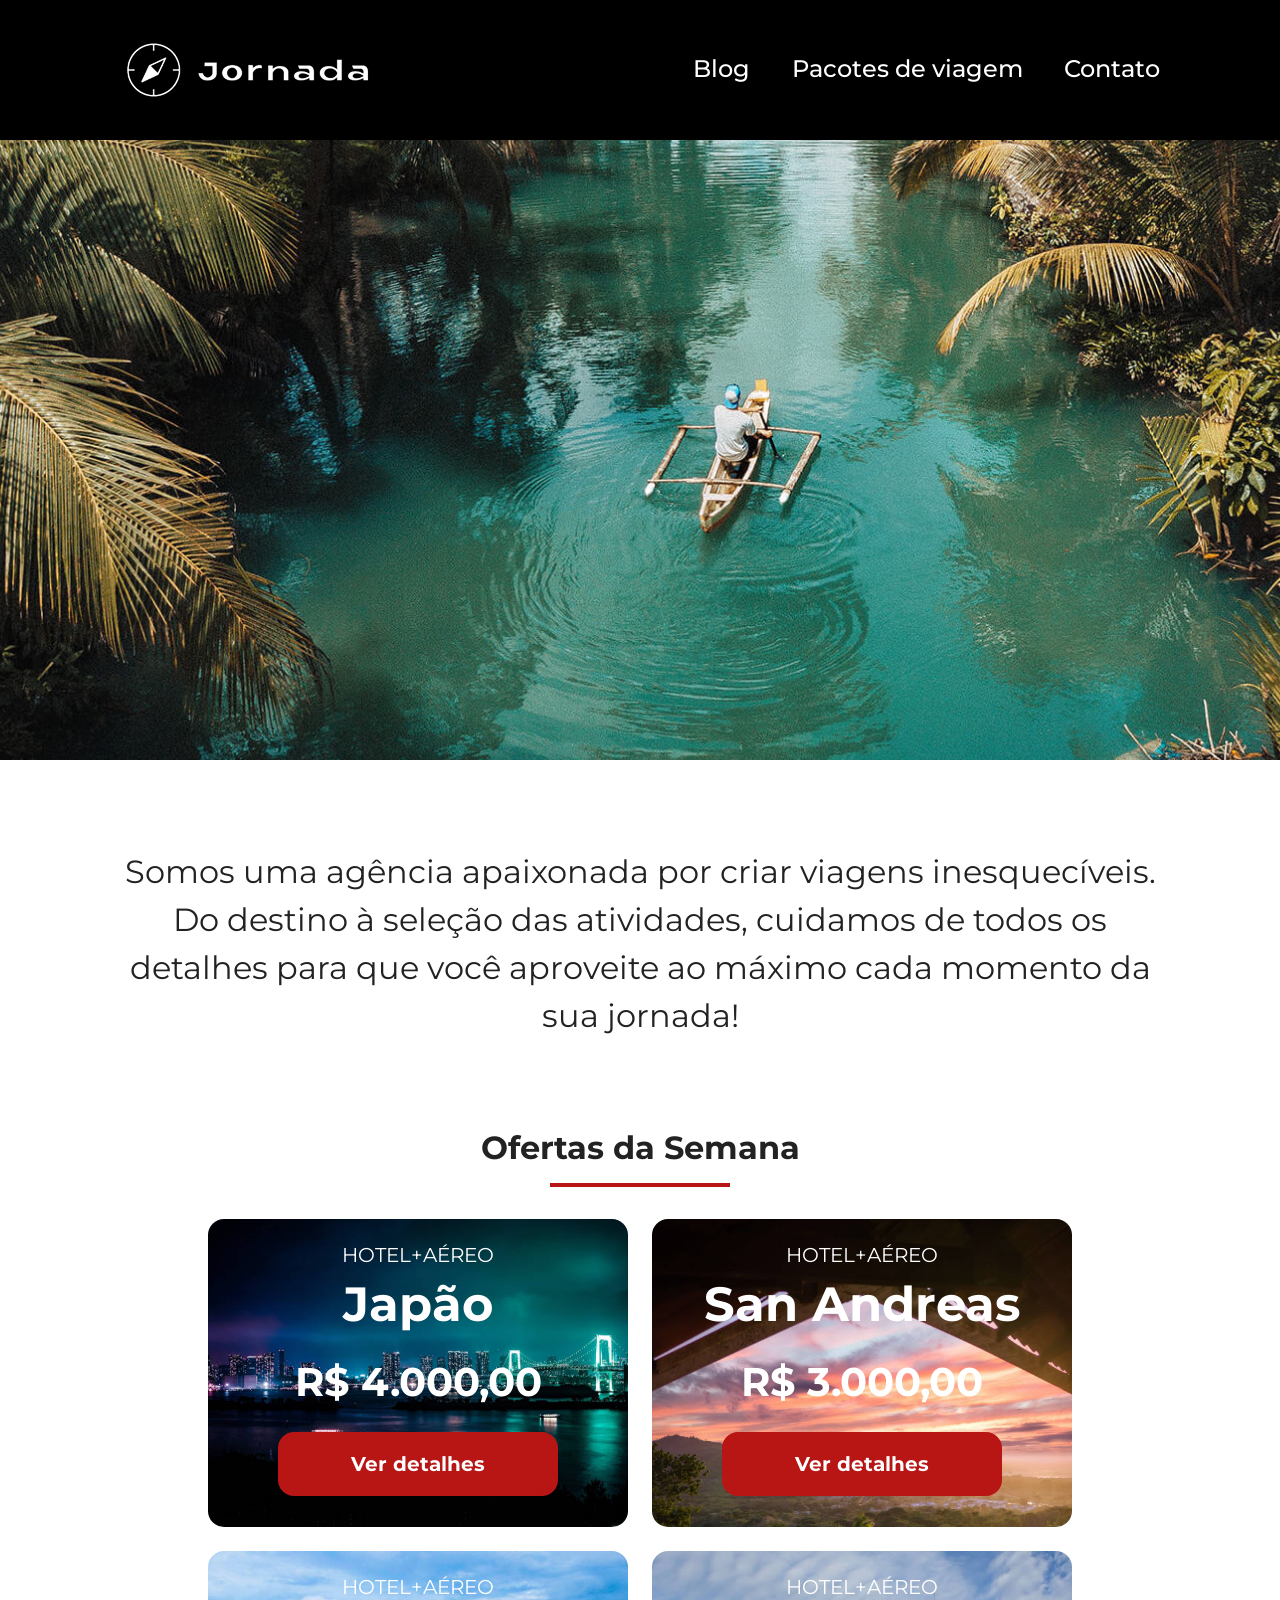
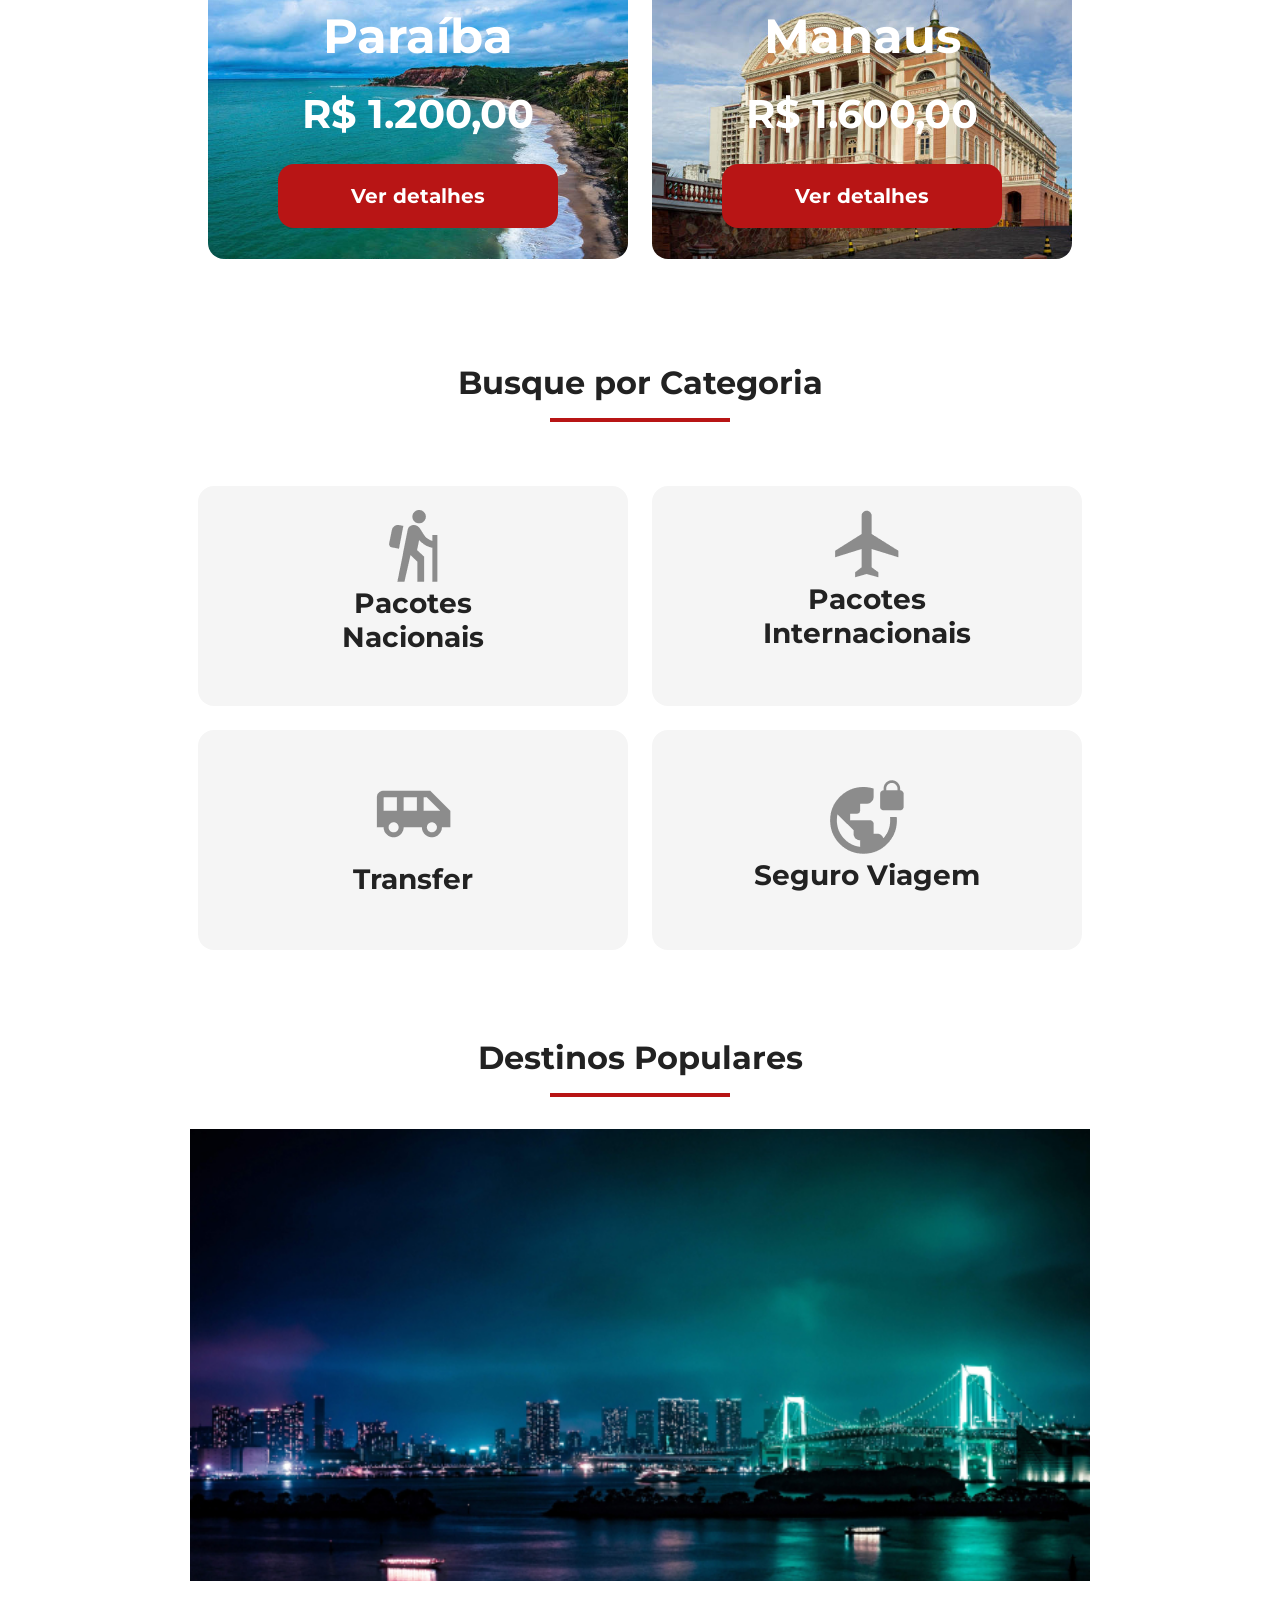
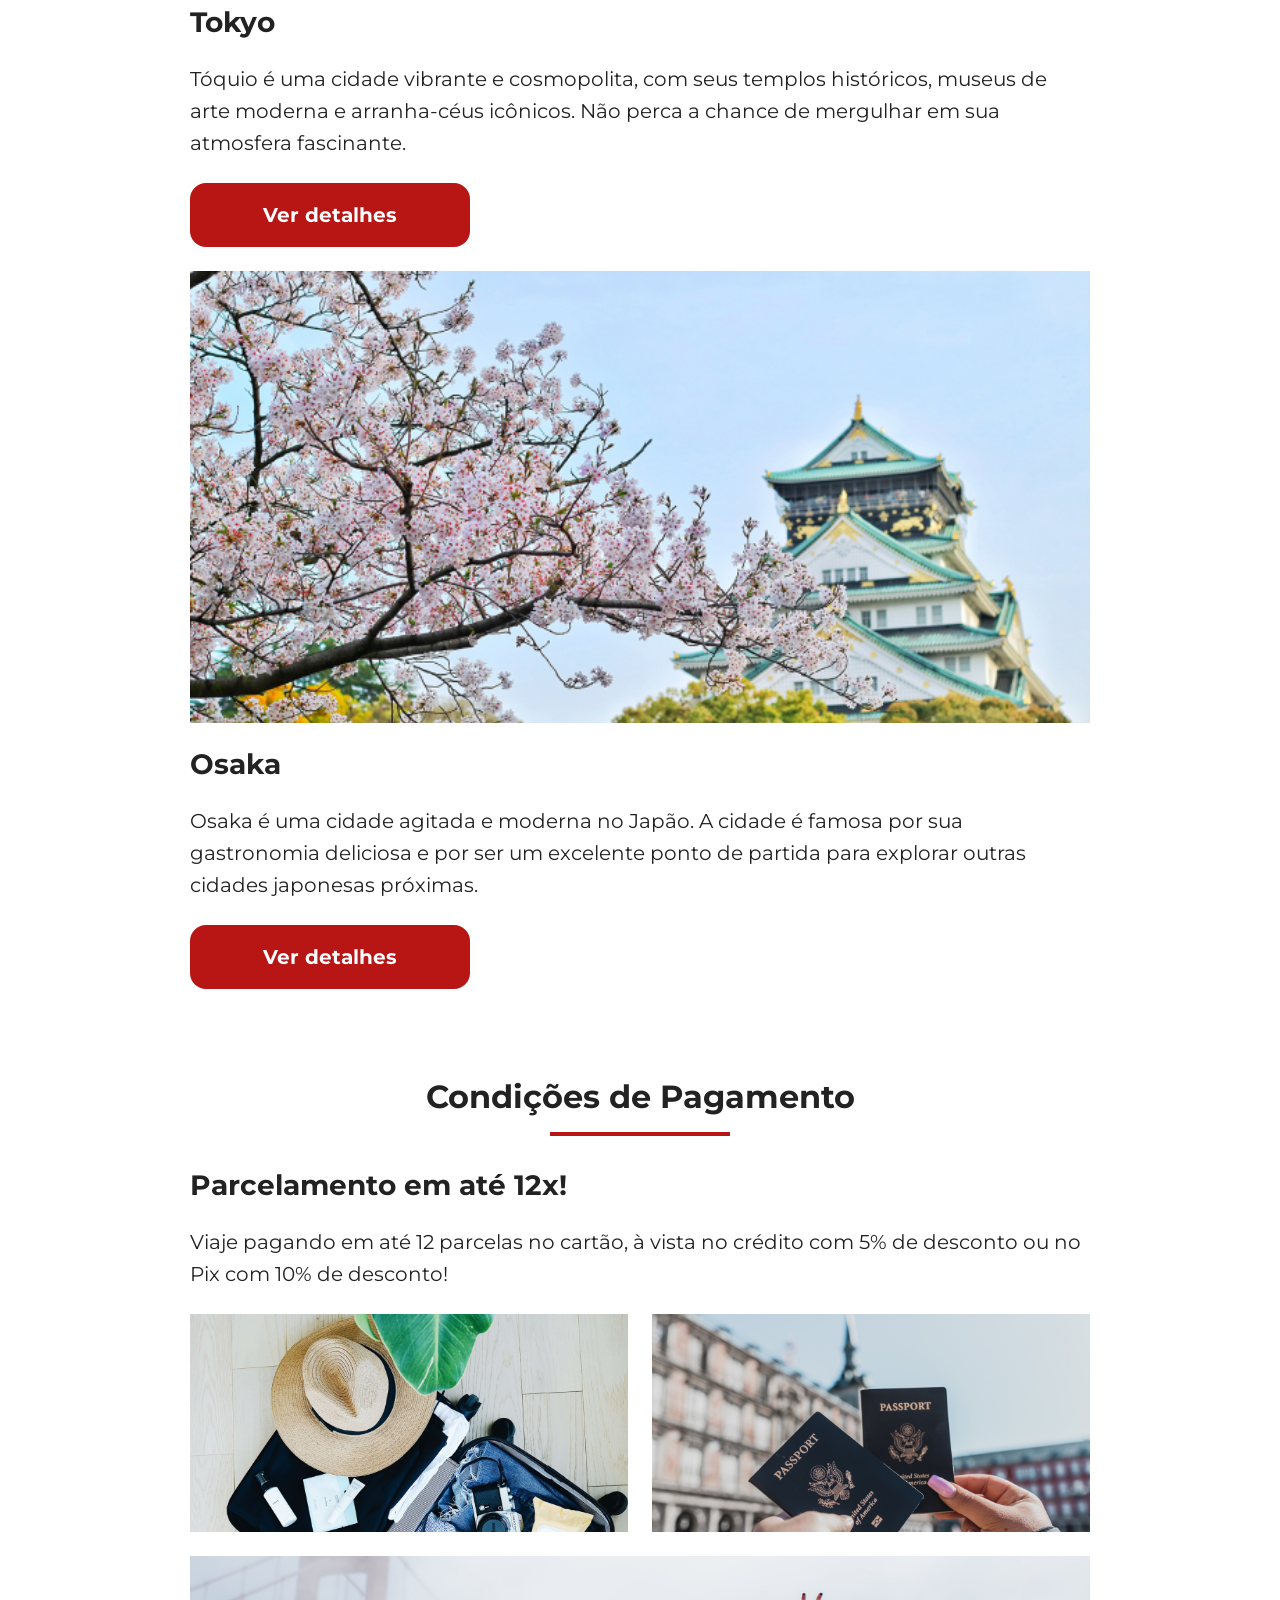
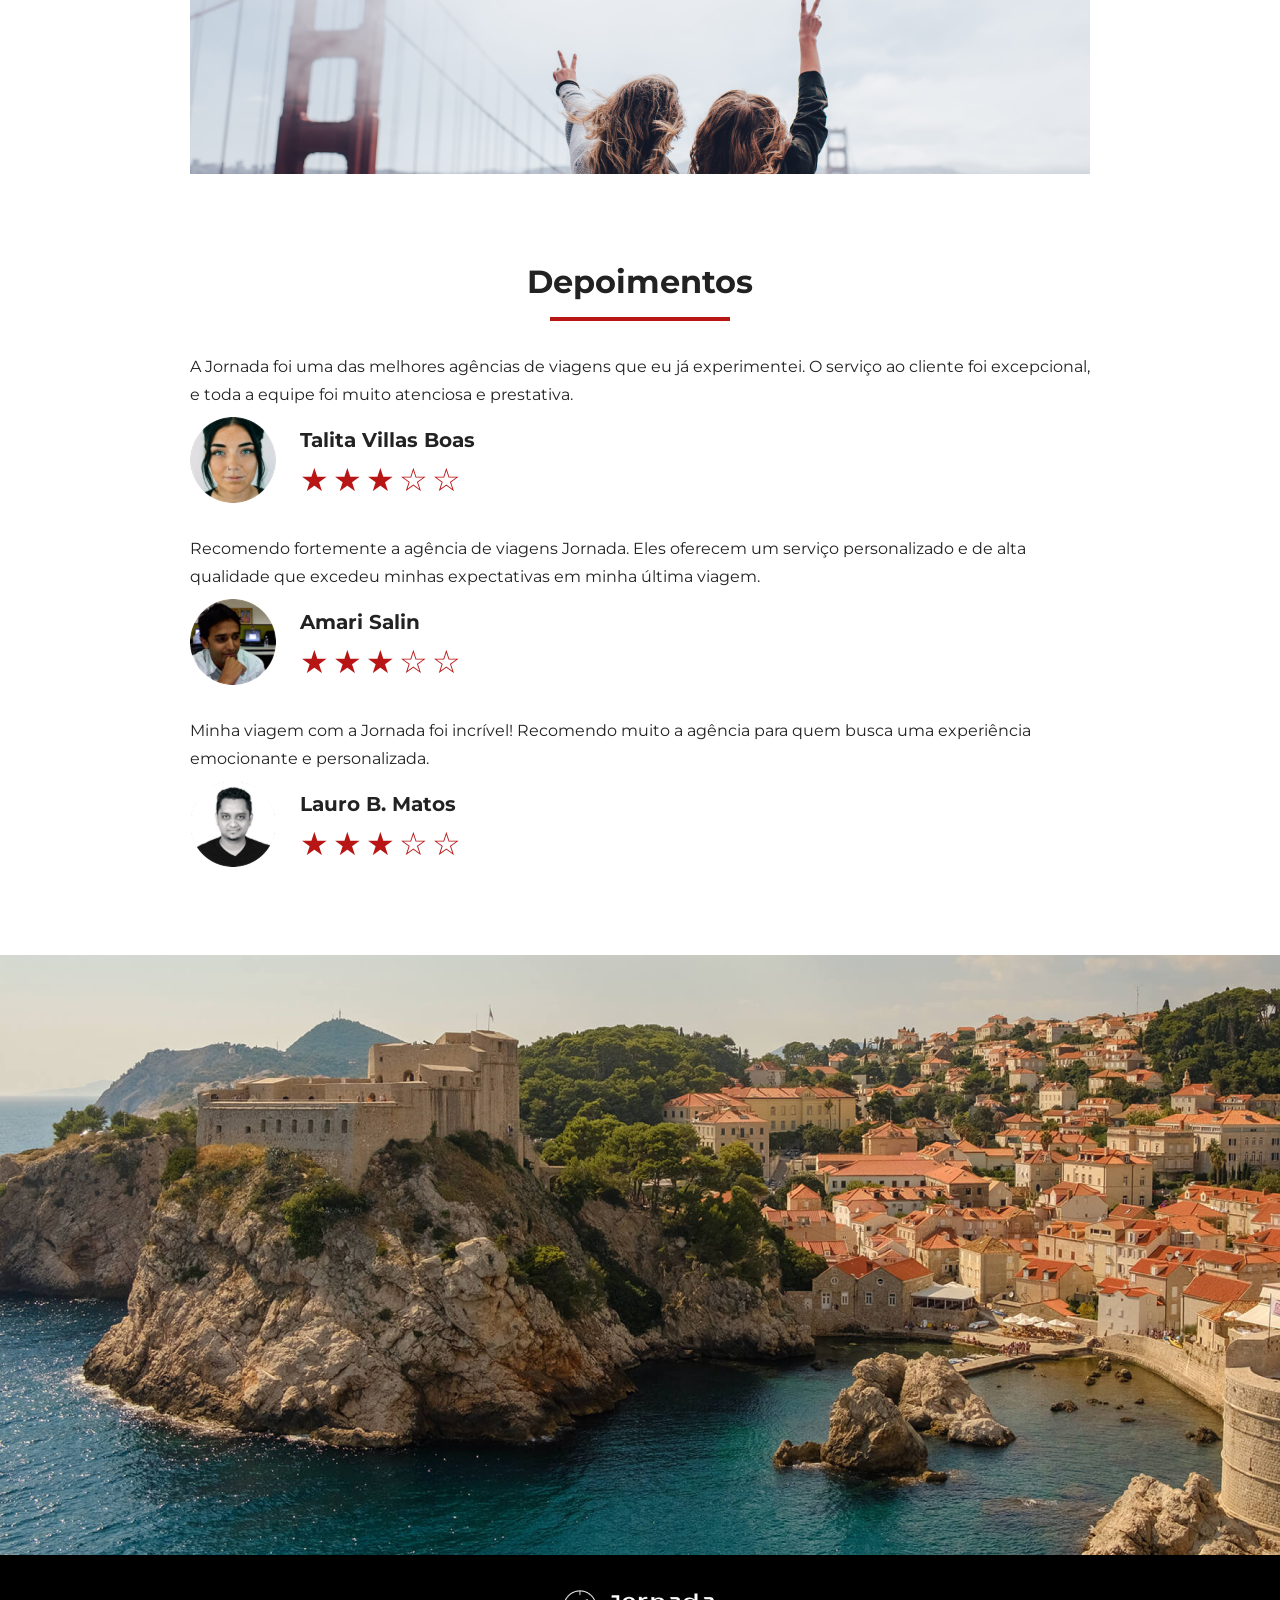
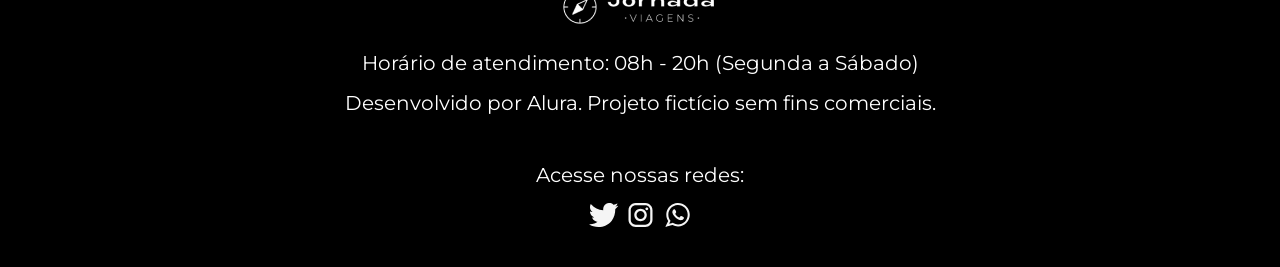
<file: index.html>
<!doctype html>
<html lang="pt-BR">
  <head>
    <meta charset="UTF-8" />
    <meta name="viewport" content="width=device-width, initial-scale=1.0" />
    <meta
      name="description"
      content="Jornada Viagens,uma agência apaixonada por criar viagens inesquecíveis"
    />

    <meta name="og:title" content="Jornada Viagens" />
    <meta
      name="og:description"
      content="Jornada Viagens,uma agência apaixonada por criar viagens inesquecíveis"
    />
    <meta
      name="og:image"
      content="https://lukasmm.github.io/jornada-viagens/img/logo-footer.png"
    />
    <meta name="og:type" content="website" />
    <meta name="og:url" content="https://lukasmm.github.io/jornada-viagens" />

    <link rel="icon" href="favico.svg" type="xml/svg" />
    <link rel="stylesheet" href="./css/style.css" />

    <title>Jornada Viagens</title>
  </head>

  <body>
    <header class="main-header">
      <a class="logo" href="index.html" title="voltar para a página inicial">
        <img
          class="img-mobile"
          src="img/bussola-jornada-branca.png"
          alt="Bussola do logo Jornada Viagens na cor branca"
        />

        <img
          class="img-desktop"
          src="img/bussola-texto-jornada-branco.png"
          alt="Logo Jornada Viagens na cor branca"
        />
      </a>

      <div class="navigation-menu">
        <label for="menu">
          <img src="img/menu.png" alt="menu" />
        </label>

        <input type="checkbox" id="menu" hidden />

        <nav>
          <ul class="list-links">
            <li>
              <a href="blog.html" target="_blank" title="Acessar Blog">Blog</a>
            </li>

            <li>
              <a
                href="pacotes-de-viagens.html"
                target="_blank"
                title="Acessar Pacotes de viagem"
                >Pacotes de viagem</a
              >
            </li>

            <li>
              <a href="contato.html" target="_blank" title="Acessar Contato"
                >Contato</a
              >
            </li>
          </ul>
        </nav>
      </div>
    </header>

    <section class="hero">
      <div class="hero-img"></div>

      <h2>
        Somos uma agência apaixonada por criar viagens inesquecíveis. Do destino
        à seleção das atividades, cuidamos de todos os detalhes para que você
        aproveite ao máximo cada momento da sua jornada!
      </h2>
    </section>

    <section class="offers">
      <div class="section-title">
        <h2>Ofertas da Semana</h2>

        <hr />
      </div>

      <div class="offers-cards">
        <article class="card japao">
          <header>
            <p>HOTEL+AÉREO</p>

            <h3>
              Japão <br />
              <span>R$ 4.000,00</span>
            </h3>
          </header>

          <footer>
            <a href="#" class="button">Ver detalhes</a>
          </footer>
        </article>

        <article class="card san-andreas">
          <header>
            <p>HOTEL+AÉREO</p>

            <h3>
              San Andreas <br />
              <span>R$ 3.000,00</span>
            </h3>
          </header>

          <footer>
            <a href="#" class="button">Ver detalhes</a>
          </footer>
        </article>

        <article class="card paraiba">
          <header>
            <p>HOTEL+AÉREO</p>

            <h3>
              Paraíba <br />
              <span>R$ 1.200,00</span>
            </h3>
          </header>

          <footer>
            <a href="#" class="button">Ver detalhes</a>
          </footer>
        </article>

        <article class="card manaus">
          <header>
            <p>HOTEL+AÉREO</p>

            <h3>
              Manaus <br />
              <span>R$ 1.600,00</span>
            </h3>
          </header>

          <footer>
            <a href="#" class="button">Ver detalhes</a>
          </footer>
        </article>
      </div>
    </section>

    <section class="categories">
      <div class="section-title">
        <h2>Busque por Categoria</h2>

        <hr />
      </div>

      <div class="categories-cards">
        <a
          class="card"
          href="#"
          target="_blank"
          title="Busque pela categoria Pacotes Nacionais"
        >
          <img
            src="img/icone-caminhada.png"
            alt="ícone cinza representando uma pessoa fazendo tracking"
          />

          <h3 class="content-title">
            Pacotes<br />
            Nacionais
          </h3>
        </a>

        <a
          class="card"
          href="#"
          target="_blank"
          title="Busque pela categoria Pacotes Internacionais"
        >
          <img
            src="img/icone-aviao.png"
            alt="ícone cinza representando um avião"
          />

          <h3 class="content-title">
            Pacotes <br />
            Internacionais
          </h3>
        </a>

        <a
          class="card single-line transfer"
          href="#"
          target="_blank"
          title="Busque pela categoria Transfer"
        >
          <img
            src="img/icone-onibus.png"
            alt="ícone cinza representando um ônibus"
          />

          <h3 class="content-title">Transfer</h3>
        </a>

        <a
          class="card single-line"
          href="#"
          target="_blank"
          title="Busque pela categoria Seguro Viagem"
        >
          <img
            src="img/icone-planeta.png"
            alt="ícone cinza representando o planeta terra com um cadeado"
          />

          <h3 class="content-title">Seguro Viagem</h3>
        </a>
      </div>
    </section>

    <section class="destinations">
      <div class="section-title">
        <h2>Destinos Populares</h2>

        <hr />
      </div>

      <div class="destination-items">
        <article class="item tokyo">
          <header>
            <div class="img-item"></div>

            <h3 class="content-title">Tokyo</h3>
          </header>

          <p class="content-text">
            Tóquio é uma cidade vibrante e cosmopolita, com seus templos
            históricos, museus de arte moderna e arranha-céus icônicos. Não
            perca a chance de mergulhar em sua atmosfera fascinante.
          </p>

          <footer>
            <a
              href="#"
              class="button"
              target="_blank"
              title="Veja mais detalhes do destino Tokyo"
              >Ver detalhes</a
            >
          </footer>
        </article>

        <article class="item osaka">
          <header>
            <div class="img-item"></div>

            <h3 class="content-title">Osaka</h3>
          </header>

          <p class="content-text">
            Osaka é uma cidade agitada e moderna no Japão. A cidade é famosa por
            sua gastronomia deliciosa e por ser um excelente ponto de partida
            para explorar outras cidades japonesas próximas.
          </p>

          <footer>
            <a
              href="#"
              class="button"
              target="_blank"
              title="Veja mais detalhes do destino Osaka"
              >Ver detalhes</a
            >
          </footer>
        </article>
      </div>
    </section>

    <section class="payments">
      <div class="section-title">
        <h2>Condições de Pagamento</h2>

        <hr />
      </div>

      <div class="content-container">
        <div class="text-content">
          <h3 class="content-title">Parcelamento em até 12x!</h3>

          <p class="content-text">
            Viaje pagando em até 12 parcelas no cartão, à vista no crédito com
            5% de desconto ou no Pix com 10% de desconto!
          </p>
        </div>

        <div class="image-gallery">
          <div class="image first"></div>
          <div class="image second"></div>
          <div class="image thirdy colspan-2"></div>
        </div>
      </div>
    </section>

    <section class="testimonials">
      <div class="section-title">
        <h2>Depoimentos</h2>

        <hr />
      </div>

      <div class="testimonial-container">
        <article>
          <header>
            <p>
              A Jornada foi uma das melhores agências de viagens que eu já
              experimentei. O serviço ao cliente foi excepcional, e toda a
              equipe foi muito atenciosa e prestativa.
            </p>
          </header>

          <footer>
            <img
              src="img/avatar-talita.png"
              alt="imagem de perfil da cliente Talita Villas Boas"
            />

            <div class="profile-content">
              <h3>Talita Villas Boas</h3>

              <div class="rating">
                <span class="star">★</span>
                <span class="star">★</span>
                <span class="star">★</span>
                <span class="star">☆</span>
                <span class="star">☆</span>
              </div>
            </div>
          </footer>
        </article>

        <article>
          <header>
            <p>
              Recomendo fortemente a agência de viagens Jornada. Eles oferecem
              um serviço personalizado e de alta qualidade que excedeu minhas
              expectativas em minha última viagem.
            </p>
          </header>

          <footer>
            <img
              src="img/avatar-amari.png"
              alt="imagem de perfil do cliente Amari Salin"
            />

            <div class="profile-content">
              <h3>Amari Salin</h3>

              <div class="rating">
                <span class="star">★</span>
                <span class="star">★</span>
                <span class="star">★</span>
                <span class="star">☆</span>
                <span class="star">☆</span>
              </div>
            </div>
          </footer>
        </article>

        <article>
          <header>
            <p>
              Minha viagem com a Jornada foi incrível! Recomendo muito a agência
              para quem busca uma experiência emocionante e personalizada.
            </p>
          </header>

          <footer>
            <img
              src="img/avatar-lauro.png"
              alt="imagem de perfil do cliente Lauro B. Matos"
            />

            <div class="profile-content">
              <h3>Lauro B. Matos</h3>

              <div class="rating">
                <span class="star">★</span>
                <span class="star">★</span>
                <span class="star">★</span>
                <span class="star">☆</span>
                <span class="star">☆</span>
              </div>
            </div>
          </footer>
        </article>
      </div>
    </section>

    <section class="bottom-hero">
      <div class="hero-img"></div>
    </section>

    <footer class="main-footer">
      <div class="footer-content">
        <img src="img/logo-footer.png" alt="logo completo Jornada Viagens" />

        <p>Horário de atendimento: 08h - 20h (Segunda a Sábado)</p>

        <p>Desenvolvido por Alura. Projeto fictício sem fins comerciais.</p>
      </div>

      <div class="footer-social">
        <p>Acesse nossas redes:</p>

        <a href="#" target="_blank" title="Acesse o Twitter do Jornada Viagens"
          ><img
            src="img/icone-twitter.svg"
            alt="icone do Twitter na cor branca"
        /></a>

        <a
          href="#"
          target="_blank"
          title="Acesse o Instagram do Jornada Viagens"
          ><img
            src="img/icone-instagram.svg"
            alt="icone do Instagram na cor branca"
        /></a>

        <a href="#" target="_blank" title="Entre em contato através do whatsapp"
          ><img
            src="img/icone-whatsapp.svg"
            alt="icone do whatsapp na cor branca"
        /></a>
      </div>
    </footer>
  </body>
</html>
</file>
<file: css/style.css>
@import url(global.css);
@import url(header.css);
@import url(hero.css);
@import url(offers.css);
@import url(categories.css);
@import url(destinations.css);
@import url(payments.css);
@import url(testimonial.css);
@import url(footer.css);
</file>
